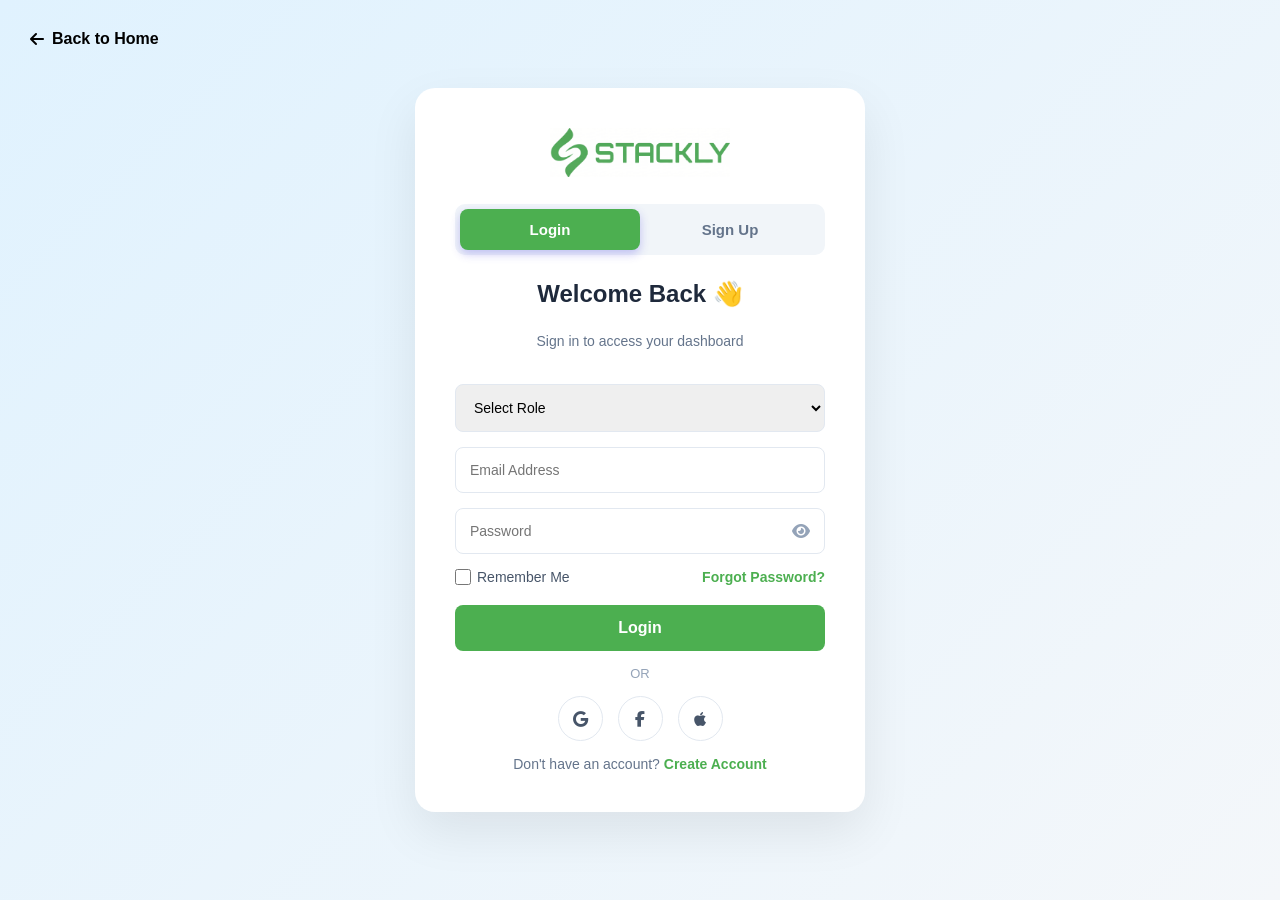
<file: login.html>
<!DOCTYPE html>
<html lang="en">

<head>
    <meta charset="UTF-8">
    <meta name="viewport" content="width=device-width, initial-scale=1.0">
    <title>Stackly </title>
    <link rel="stylesheet" href="login.css">
    <link rel="stylesheet" href="https://cdnjs.cloudflare.com/ajax/libs/font-awesome/6.5.1/css/all.min.css">


    <style>
        .back-home {
            position: absolute;
            top: 30px;
            left: 30px;
            text-decoration: none;
            color: black;
            font-weight: 600;
            font-size: 16px;
            display: flex;
            align-items: center;
            gap: 8px;
            transition: all 0.3s ease;
            z-index: 100;
        }

        .back-home:hover {
            color: #4caf50;
            transform: translateX(-5px);
        }


        @media (max-width: 500px) {
            .back-home {
                /* top: 20px; */
                /* left: 20px; */
                font-size: 14px;
            }
        }

        input[type="password"]::-ms-reveal,
        input[type="password"]::-ms-clear {
            display: none;
        }

        input[type="password"]::-webkit-credentials-auto-fill-button {
            visibility: hidden;
            pointer-events: none;
        }
    </style>
</head>

<body>


    <a href="index.html" class="back-home">
        <i class="fa-solid fa-arrow-left"></i> Back to Home
    </a>

    <div class="auth-container">
        <div class="auth-card">

            <div class="logo">
                <img src="./asset/green_logo.webp" alt="Company Logo" class="logo-img">
            </div>

            <div class="tab-buttons">
                <button class="active" id="loginBtn">Login</button>
                <button id="signupBtn">Sign Up</button>
            </div>

            <form id="loginForm">
                <h2>Welcome Back 👋</h2>
                <p class="subtitle">Sign in to access your dashboard</p>

                <select id="loginRole" required>
                    <option value="">Select Role</option>
                    <option value="admin">Admin</option>
                    <option value="user">User</option>
                </select>

                <input type="email" id="loginEmail" placeholder="Email Address">
                <span class="error-msg" id="loginEmailError"></span>

                <div class="password-box">
                    <input type="password" id="loginPassword" placeholder="Password">
                    <i class="fa-solid fa-eye toggle-password"></i>
                </div>
                <span class="error-msg" id="loginPasswordError"></span>

                <div class="options">
                    <label class="remember-me">
                        <input type="checkbox"> Remember Me
                    </label>
                    <a href="404.html">Forgot Password?</a>
                </div>

                <button type="submit" class="main-btn">Login</button>

                <div class="divider">OR</div>

                <div class="social-icons">
                    <a href="404.html"><i class="fab fa-google"></i></a>
                    <a href="404.html"><i class="fab fa-facebook-f"></i></a>
                    <a href="404.html"><i class="fab fa-apple"></i></a>
                </div>

                <p class="bottom-text">
                    Don't have an account? <span id="showSignup">Create Account</span>
                </p>
            </form>


            <form id="signupForm" class="hidden">
                <h2>Create Account</h2>
                <p class="subtitle">Create your Stackly account</p>

                <input type="text" id="signupName" placeholder="Full Name">
                <span class="error-msg" id="signupNameError"></span>

                <input type="email" id="signupEmail" placeholder="Email Address">
                <span class="error-msg" id="signupEmailError"></span>

                <select id="signupRole" required>
                    <option value="">Select Role</option>
                    <option value="admin">Admin</option>
                    <option value="user">User</option>
                </select>

                <div class="password-box">
                    <input type="password" id="signupPassword" class="password" placeholder="Password">
                    <i class="fa-solid fa-eye toggle-password"></i>
                </div>
                <span class="error-msg" id="signupPasswordError"></span>

                <div class="password-box">
                    <input type="password" id="signupConfirmPassword" class="password" placeholder="Confirm Password">
                    <i class="fa-solid fa-eye toggle-password"></i>
                </div>
                <span class="error-msg" id="signupConfirmError"></span>

                <button type="submit" class="main-btn">Create Account</button>

                <div class="divider">OR</div>

                <div class="social-icons">
                    <a href="404.html"><i class="fab fa-google"></i></a>
                    <a href="404.html"><i class="fab fa-facebook-f"></i></a>
                    <a href="404.html"><i class="fab fa-apple"></i></a>
                </div>

                <p class="bottom-text">
                    Already have an account? <span id="showLogin">Login</span>
                </p>
            </form>
        </div>
    </div>

    <script src="login.js"></script>
</body>

</html>
</file>
<file: login.css>
* {
    margin: 0;
    padding: 0;
    box-sizing: border-box;
    font-family: 'Segoe UI', sans-serif;
}

body {
    min-height: 100vh;
    background: linear-gradient(135deg, #e0f2fe 0%, #f4f7fa 100%);
    display: flex;
    justify-content: center;
    align-items: center;
    padding: 20px;
}

.auth-container {
    width: 100%;
    display: flex;
    justify-content: center;
}

.auth-card {
    width: 450px;
    background: #fff;
    padding: 40px;
    border-radius: 20px;
    box-shadow: 0 20px 50px rgba(0,0,0,0.08);
}
.logo{
    display: flex;
    align-items: center;
    justify-content: center;
    margin-bottom: 27px;
}
.logo img{
    width: 180px;
}

.tab-buttons {
    display: flex;
    margin-bottom: 25px;
    background: #f1f5f9;
    border-radius: 10px;
    padding: 5px;
}

.tab-buttons button {
    flex: 1;
    padding: 12px;
    border: none;
    background: transparent;
    cursor: pointer;
    font-size: 15px;
    font-weight: 600;
    color: #64748b;
    border-radius: 8px;
    transition: all 0.3s ease;
}

.tab-buttons button.active {
    background: #4caf50;
    color: #fff;
    box-shadow: 0 4px 10px rgba(79, 70, 229, 0.3);
}

h2 {
    text-align: center;
    color: #1e293b;
}

.subtitle {
    text-align: center;
    color: #64748b;
    margin: 10px 0 20px;
    font-size: 14px;
}

form {
    display: flex;
    flex-direction: column;
    gap: 15px;
}


input, select {
    width: 100%;
    padding: 14px;
    border: 1.5px solid #e2e8f0;
    border-radius: 8px;
    font-size: 14px;
    outline: none;
    transition: border-color 0.3s;
}

input:focus, select:focus {
    border-color: #4caf50;
}

.password-box {
    position: relative;
    width: 100%;
}

.password-box i {
    position: absolute;
    right: 15px;
    top: 50%;
    transform: translateY(-50%);
    cursor: pointer;
    color: #94a3b8;
}


.error-msg {
    color: #ef4444;
    font-size: 12px;
    margin-top: -10px;
    display: none;
    font-weight: 500;
}

.error-msg.show {
    display: block;
}

.options {
    display: flex;
    justify-content: space-between;
    align-items: center;
    font-size: 14px;
}

.remember-me {
    display: flex;
    align-items: center;
    gap: 6px;
    color: #475569;
    cursor: pointer;
}

.remember-me input {
    width: 16px;
    height: 16px;
    cursor: pointer;
}

.options a {
    text-decoration: none;
    color: #4caf50;
    font-weight: 600;
}

.main-btn {
    padding: 14px;
    border: none;
    background: #4caf50;
    color: white;
    font-size: 16px;
    font-weight: 600;
    border-radius: 8px;
    cursor: pointer;
    margin-top: 5px;
    transition: background 0.3s;
}

.main-btn:hover {
    background: #4caf50;
}

.divider {
    text-align: center;
    color: #94a3b8;
    font-size: 13px;
    position: relative;
}

.social-icons {
    display: flex;
    justify-content: center;
    gap: 15px;
}

.social-icons a {
    width: 45px;
    height: 45px;
    border-radius: 50%;
    border: 1px solid #e2e8f0;
    display: flex;
    justify-content: center;
    align-items: center;
    color: #475569;
    text-decoration: none;
    transition: all 0.3s;
}

.social-icons a:hover {
    background: #f1f5f9;
    color: #1e293b;
    border-color: #cbd5e1;
}

.bottom-text {
    text-align: center;
    font-size: 14px;
    color: #64748b;
}

.bottom-text span {
    color: #4caf50;
    font-weight: 600;
    cursor: pointer;
}

.hidden {
    display: none;
}

@media(max-width: 500px) {
    .auth-card {
        width: 100%;
        padding: 25px;
    }
    
    .logo {
        font-size: 28px;
        margin-top: 10px;
    }
}
</file>
